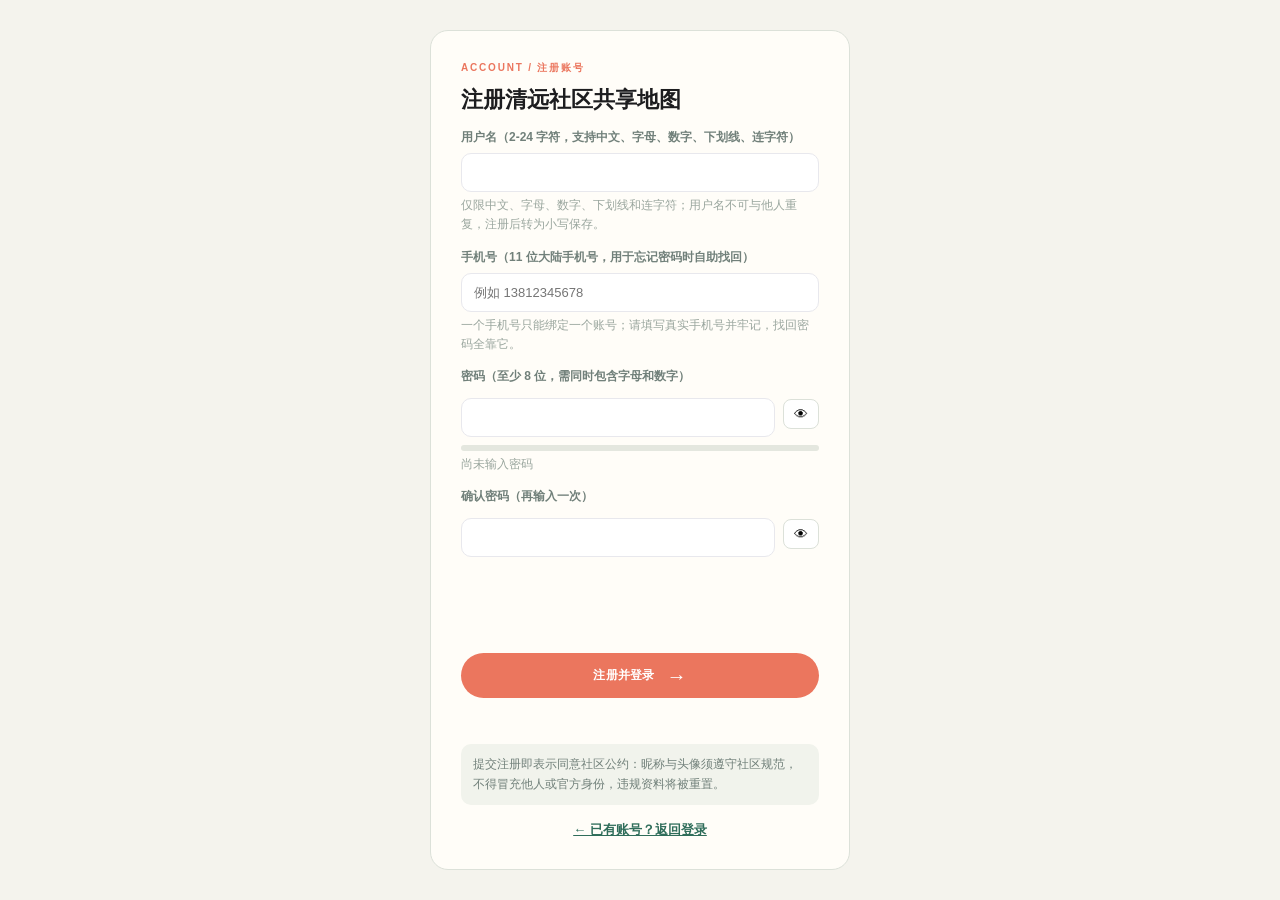
<file: register.html>
<!doctype html>
<html lang="zh-CN">
<head>
  <meta charset="UTF-8">
  <meta name="viewport" content="width=device-width, initial-scale=1.0">
  <title>注册 · 清远社区共享地图</title>
  <link rel="icon" type="image/svg+xml" href="favicon.svg">
  <link rel="stylesheet" href="style.css?v=20261113-57">
  <style>
    body { padding: 30px; display: grid; place-items: center; min-height: 100vh; background: #F4F3ED; }
    .register-card { width: 100%; max-width: 420px; background: #FFFDF8; border: 1px solid #DCE1D9; border-radius: 18px; padding: 30px; }
    .register-card h1 { margin: 0 0 6px; font-family: "Noto Serif SC", serif; font-size: 22px; }
    .register-card .eyebrow { margin: 0 0 10px; }
    .register-intro { margin: 0 0 20px; color: #71807A; font-size: 13px; line-height: 1.7; }
    .register-card label { display: block; font-size: 12px; color: #71807A; margin: 14px 0 6px; }
    .register-card input { width: 100%; }
    .register-card input.invalid { border-color: #B33A3A; background: #FDF6F5; }
    .field-row { display: flex; align-items: center; gap: 8px; }
    .field-row input { flex: 1; min-width: 0; }
    .toggle-password { flex: none; border: 1px solid #DCE1D9; background: #FFF; border-radius: 8px; padding: 7px 10px; cursor: pointer; font-size: 14px; line-height: 1; }
    .field-hint { font-size: 12px; color: #9AA69E; margin: 4px 0 0; line-height: 1.6; }
    .field-hint.error { color: #B33A3A; font-weight: 600; }
    .field-hint.ok { color: #3E7A4E; }
    .strength { height: 6px; border-radius: 999px; background: #E4E7DF; margin: 8px 0 0; overflow: hidden; }
    .strength span { display: block; height: 100%; width: 0; border-radius: 999px; transition: width .25s ease, background-color .25s ease; }
    #registerMessage { color: #B33A3A; font-size: 13px; min-height: 20px; margin: 12px 0; }
    .community-pact { margin: 14px 0 0; padding: 10px 12px; background: #F1F3EC; border-radius: 10px; color: #71807A; font-size: 12px; line-height: 1.7; }
    .back-link { display: block; text-align: center; margin-top: 16px; font-size: 13px; }
  </style>
</head>
<body>
  <main class="register-card">
    <p class="eyebrow">ACCOUNT / 注册账号</p>
    <h1>注册清远社区共享地图</h1>
    <form id="registerForm" novalidate>
      <label for="regUsername">用户名（2-24 字符，支持中文、字母、数字、下划线、连字符）</label>
      <input id="regUsername" name="username" type="text" minlength="2" maxlength="24" required autocomplete="username">
      <p class="field-hint" id="usernameHint">仅限中文、字母、数字、下划线和连字符；用户名不可与他人重复，注册后转为小写保存。</p>
      <label for="regPhone">手机号（11 位大陆手机号，用于忘记密码时自助找回）</label>
      <input id="regPhone" name="phone" type="tel" inputmode="numeric" maxlength="13" required autocomplete="tel" placeholder="例如 13812345678">
      <p class="field-hint" id="phoneHint">一个手机号只能绑定一个账号；请填写真实手机号并牢记，找回密码全靠它。</p>
      <label for="regPassword">密码（至少 8 位，需同时包含字母和数字）</label>
      <div class="field-row">
        <input id="regPassword" name="password" type="password" minlength="8" maxlength="128" required autocomplete="new-password">
        <button type="button" class="toggle-password" data-target="regPassword" aria-label="显示或隐藏密码">👁</button>
      </div>
      <div class="strength" aria-hidden="true"><span id="passwordStrengthBar"></span></div>
      <p class="field-hint" id="passwordStrengthText">尚未输入密码</p>
      <label for="regPasswordConfirm">确认密码（再输入一次）</label>
      <div class="field-row">
        <input id="regPasswordConfirm" name="password_confirm" type="password" minlength="8" maxlength="128" required autocomplete="new-password">
        <button type="button" class="toggle-password" data-target="regPasswordConfirm" aria-label="显示或隐藏密码">👁</button>
      </div>
      <p class="field-hint" id="confirmHint"></p>
      <div id="turnstileBox" style="margin: 16px 0 0; min-height: 66px;"></div>
      <button class="primary-button full-width" type="submit" id="registerSubmit" style="margin-top:14px;">注册并登录 <span>→</span></button>
    </form>
    <p id="registerMessage" role="status"></p>
    <p class="community-pact">提交注册即表示同意社区公约：昵称与头像须遵守社区规范，不得冒充他人或官方身份，违规资料将被重置。</p>
    <a class="text-button back-link" href="index.html">← 已有账号？返回登录</a>
  </main>
  <!-- demo-data.js 仅在本地静态预览时被用到（/api 不可达时接管注册与用户名检查），线上无副作用 -->
  <script src="demo-data.js"></script>
  <script>
    const API_BASE = "/api";
    const AUTH_TOKEN_KEY = "qingyuan-auth-token";
    const USERNAME_PATTERN = /^[\w\u4e00-\u9fff-]{2,24}$/;
    /* 人机验证双模：服务端配置了 TURNSTILE_SECRET 时用 Cloudflare Turnstile（下方自动渲染）；
       未配置时用「点击一下即确认」的轻量验证（humanCheck 随请求上报）。两种方式提交时自动二选一 */
    const TURNSTILE_SITE_KEY = "0x4AAAAAAFlIsuJHRZUtIttJ";
    let turnstileReady = false;
    if (TURNSTILE_SITE_KEY) {
      const turnstileBox = document.querySelector("#turnstileBox");
      const turnstileScript = document.createElement("script");
      turnstileScript.src = "https://challenges.cloudflare.com/turnstile/v0/api.js?render=explicit";
      turnstileScript.async = true;
      turnstileScript.onload = () => {
        window.turnstile.render(turnstileBox, { sitekey: TURNSTILE_SITE_KEY, theme: "light", language: "zh-cn", callback: () => { turnstileReady = true; } });
      };
      document.head.appendChild(turnstileScript);
    }

    // 与 app.js 的演示模式回退一致：本地静态预览（localhost）时 /api 不可达，转由演示数据接管
    async function apiRequest(path, options) {
      const response = await fetch(path, options);
      const contentType = response.headers.get("Content-Type") || "";
      const localhost = /^(localhost|127\.0\.0\.1)$/.test(location.hostname);
      if (response.status === 404 && !contentType.includes("application/json") && localhost && window.QYDemo) {
        return window.QYDemo.handle(path, options);
      }
      return response;
    }

    /* 密码可见性切换 */
    document.querySelectorAll(".toggle-password").forEach((button) => {
      button.addEventListener("click", () => {
        const input = document.getElementById(button.dataset.target);
        if (!input) return;
        const show = input.type === "password";
        input.type = show ? "text" : "password";
        button.textContent = show ? "🙈" : "👁";
      });
    });

    /* 用户名即时校验：第一个字符输入就提醒（单字/格式问题绝不留到提交后），防抖检查重名 */
    const usernameInput = document.querySelector("#regUsername");
    const usernameHint = document.querySelector("#usernameHint");
    const DEFAULT_HINT = "仅限中文、字母、数字、下划线和连字符；用户名不可与他人重复，注册后转为小写保存。";
    let usernameCheckTimer = null;
    let usernameAvailable = null;

    usernameInput.addEventListener("input", () => {
      clearTimeout(usernameCheckTimer);
      usernameAvailable = null;
      const value = usernameInput.value.trim().toLowerCase();
      usernameInput.classList.remove("invalid", "ok");
      if (!value) { usernameHint.textContent = DEFAULT_HINT; usernameHint.className = "field-hint"; return; }
      if (!USERNAME_PATTERN.test(value)) {
        // 明确指出差在哪：只有 1 个字时直接说明"至少 2 个字"
        const detail = [...value].length < 2 ? "用户名至少需要 2 个字，请继续输入" : "用户名格式不符：仅限中文、字母、数字、下划线和连字符";
        usernameHint.textContent = `⚠ ${detail}`;
        usernameHint.className = "field-hint error";
        usernameInput.classList.add("invalid");
        return;
      }
      usernameInput.classList.add("ok");
      usernameHint.textContent = "正在检查用户名是否可用……"; usernameHint.className = "field-hint";
      usernameCheckTimer = setTimeout(async () => {
        try {
          const response = await apiRequest(`${API_BASE}/auth/check-username?username=${encodeURIComponent(value)}`);
          const payload = await response.json().catch(() => ({}));
          if (payload.available) { usernameAvailable = true; usernameHint.textContent = "✓ 该用户名可用"; usernameHint.className = "field-hint ok"; }
          else { usernameAvailable = false; usernameHint.textContent = payload.reason === "已存在" ? "⚠ 该用户名已被注册，换一个试试" : "⚠ 该用户名不可用"; usernameHint.className = "field-hint error"; usernameInput.classList.remove("ok"); usernameInput.classList.add("invalid"); }
        } catch { usernameAvailable = null; usernameHint.textContent = "暂时无法检查可用性，提交时会再次校验。"; usernameHint.className = "field-hint"; }
      }, 600);
    });

    /* 手机号即时校验：格式错误立即提醒，防抖检查是否已被绑定 */
    const phoneInput = document.querySelector("#regPhone");
    const phoneHint = document.querySelector("#phoneHint");
    const PHONE_DEFAULT_HINT = "一个手机号只能绑定一个账号；请填写真实手机号并牢记，找回密码全靠它。";
    function normalizePhone(value) {
      let phone = String(value ?? "").replace(/[\s-]/g, "");
      if (/^\+?86(?=\d{11}$)/.test(phone)) phone = phone.replace(/^\+?86/, "");
      return /^1[3-9]\d{9}$/.test(phone) ? phone : null;
    }
    let phoneCheckTimer = null;
    let phoneAvailable = null;
    phoneInput.addEventListener("input", () => {
      clearTimeout(phoneCheckTimer);
      phoneAvailable = null;
      const phone = normalizePhone(phoneInput.value);
      phoneInput.classList.remove("invalid", "ok");
      if (!phoneInput.value) { phoneHint.textContent = PHONE_DEFAULT_HINT; phoneHint.className = "field-hint"; return; }
      if (!phone) {
        phoneHint.textContent = "⚠ 手机号格式不正确：请输入 11 位大陆手机号（1 开头）";
        phoneHint.className = "field-hint error";
        phoneInput.classList.add("invalid");
        return;
      }
      phoneHint.textContent = "正在检查手机号是否已被绑定……"; phoneHint.className = "field-hint";
      phoneCheckTimer = setTimeout(async () => {
        try {
          const response = await apiRequest(`${API_BASE}/auth/check-phone?phone=${encodeURIComponent(phone)}`);
          const payload = await response.json().catch(() => ({}));
          if (payload.available) { phoneAvailable = true; phoneHint.textContent = "✓ 该手机号可以绑定"; phoneHint.className = "field-hint ok"; phoneInput.classList.add("ok"); }
          else { phoneAvailable = false; phoneHint.textContent = payload.reason === "已绑定" ? "⚠ 该手机号已绑定其他账号，请更换或直接登录" : "⚠ 该手机号不可用"; phoneHint.className = "field-hint error"; phoneInput.classList.add("invalid"); }
        } catch { phoneAvailable = null; phoneHint.textContent = "暂时无法检查绑定情况，提交时会再次校验。"; phoneHint.className = "field-hint"; }
      }, 600);
    });

    /* 密码强度提示条：按长度 + 字符类别给三档 */
    const passwordInput = document.querySelector("#regPassword");
    const strengthBar = document.querySelector("#passwordStrengthBar");
    const strengthText = document.querySelector("#passwordStrengthText");
    function passwordStrength(value) {
      if (!value) return 0;
      let score = 0;
      if (value.length >= 8) score += 1;
      if (value.length >= 12) score += 1;
      if (/[A-Za-z]/.test(value) && /\d/.test(value)) score += 1;
      if (/[^A-Za-z0-9]/.test(value)) score += 1;
      return Math.min(3, Math.max(1, score - 1));
    }
    passwordInput.addEventListener("input", () => {
      const level = passwordStrength(passwordInput.value);
      const labels = ["太短了", "强度：一般", "强度：良好", "强度：很强"];
      const colors = ["#C96A5A", "#D9A441", "#7BA05B", "#3E7A4E"];
      const widths = ["8%", "45%", "72%", "100%"];
      strengthBar.style.width = passwordInput.value ? widths[level] : "0";
      strengthBar.style.backgroundColor = passwordInput.value ? colors[level] : "transparent";
      strengthText.textContent = passwordInput.value ? labels[level] : "尚未输入密码";
    });

    /* 确认密码一致性即时提示 */
    const confirmInput = document.querySelector("#regPasswordConfirm");
    const confirmHint = document.querySelector("#confirmHint");
    confirmInput.addEventListener("input", () => {
      if (!confirmInput.value) { confirmHint.textContent = ""; return; }
      confirmHint.textContent = confirmInput.value === passwordInput.value ? "✓ 两次输入一致" : "两次输入的密码不一致";
      confirmHint.className = confirmInput.value === passwordInput.value ? "field-hint ok" : "field-hint error";
    });

    document.querySelector("#registerForm").addEventListener("submit", async (event) => {
      event.preventDefault();
      const message = document.querySelector("#registerMessage");
      const username = usernameInput.value.trim().toLowerCase();
      const password = passwordInput.value;
      if (!USERNAME_PATTERN.test(username)) {
        message.textContent = [...username].length < 2
          ? "用户名至少需要 2 个字（最多 24 字）"
          : "用户名格式不符：仅限中文、字母、数字、下划线、连字符，长度 2-24";
        usernameInput.classList.add("invalid");
        usernameInput.focus();
        return;
      }
      if (!password || password.length < 8 || !/[A-Za-z]/.test(password) || !/\d/.test(password)) {
        message.textContent = "密码至少 8 位，需同时包含字母和数字";
        return;
      }
      if (password !== confirmInput.value) { message.textContent = "两次输入的密码不一致"; return; }
      const phone = normalizePhone(phoneInput.value);
      if (!phone) { message.textContent = "请填写 11 位大陆手机号（用于忘记密码时找回账号）"; phoneInput.classList.add("invalid"); phoneInput.focus(); return; }
      // 人机验证：配置了 Turnstile 时要求完成组件验证
      const cfToken = TURNSTILE_SITE_KEY && window.turnstile ? (turnstile.getResponse() || "") : "";
      if (TURNSTILE_SITE_KEY && !cfToken) { message.textContent = "请先完成人机验证"; return; }
      const submitButton = document.querySelector("#registerSubmit");
      submitButton.disabled = true;
      message.textContent = "注册中……";
      try {
        const response = await apiRequest(`${API_BASE}/auth/register`, {
          method: "POST",
          headers: { "Content-Type": "application/json" },
          body: JSON.stringify({ username, password, phone, cfToken })
        });
        const payload = await response.json().catch(() => ({}));
        if (!response.ok) throw new Error(payload.error || "注册失败");
        if (window.turnstile) turnstile.reset();
        // 注册成功：写入与主页面一致的登录态，跳回主页
        localStorage.setItem(AUTH_TOKEN_KEY, payload.token);
        location.href = "index.html";
      } catch (error) {
        message.textContent = error.message;
        submitButton.disabled = false;
      }
    });
  </script>
  <script src="roadshow-annotations.js"></script>
</body>
</html>
</file>
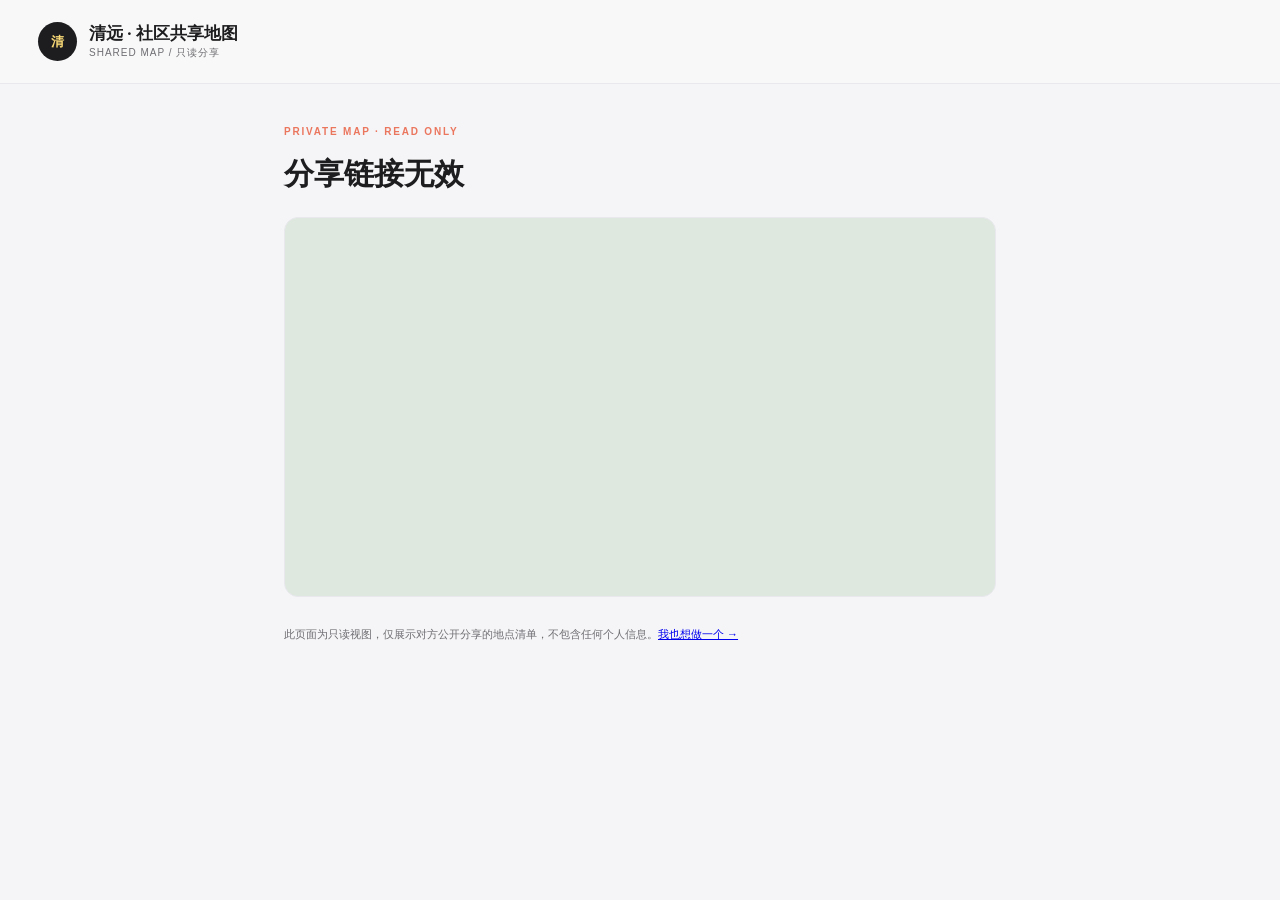
<file: shared.html>
<!doctype html>
<html lang="zh-CN">
<head>
  <meta charset="UTF-8">
  <meta name="viewport" content="width=device-width, initial-scale=1.0">
  <meta name="description" content="清远社区地图 · 只读分享的私人地点清单">
  <title>分享的私人地图 · 清远社区地图</title>
  <link rel="icon" type="image/svg+xml" href="favicon.svg">
  <link rel="stylesheet" href="style.css?v=20261113-57">
  <style>
    /* 只读分享页独立布局，不使用首页的 app-shell 网格 */
    body { min-height: 100vh; }
    .shared-page { max-width: 760px; margin: 0 auto; padding: 42px 24px 60px; }
    .shared-page h1 { margin: 6px 0 8px; font-family: "Noto Serif SC", serif; font-size: 30px; }
    .shared-desc { margin: 0 0 22px; color: var(--muted); font-size: 13px; }
    #sharedMapContainer { height: 380px; border-radius: 14px; overflow: hidden; border: 1px solid var(--line); margin-bottom: 22px; background: #dfe8df; }
    .shared-spot { display: flex; align-items: center; justify-content: space-between; gap: 12px; padding: 12px 14px; border: 1px solid var(--line); background: var(--panel); margin-bottom: 8px; }
    .shared-spot-info { display: grid; gap: 3px; min-width: 0; }
    .shared-spot-info strong { font-size: 14px; overflow-wrap: anywhere; }
    .shared-spot-info span { color: var(--muted); font-size: 12px; overflow-wrap: anywhere; }
    .shared-meta { color: var(--muted); font-size: 11px; margin-top: 30px; }
  </style>
</head>
<body>
  <header class="topbar">
    <a class="brand" href="/index.html">
      <span class="brand-mark">清</span>
      <span><strong>清远 · 社区共享地图</strong><small>SHARED MAP / 只读分享</small></span>
    </a>
  </header>
  <main class="shared-page">
    <p class="eyebrow">PRIVATE MAP · READ ONLY</p>
    <h1 id="mapName">加载中……</h1>
    <p class="shared-desc" id="mapDesc"></p>
    <div id="sharedMapContainer"></div>
    <div id="spotList"></div>
    <p class="shared-meta">此页面为只读视图，仅展示对方公开分享的地点清单，不包含任何个人信息。<a href="/index.html">我也想做一个 →</a></p>
  </main>

  <script>window._AMapSecurityConfig = { securityJsCode: "23bdb3356d33258cc84de4c5ec773e5a" };</script>
  <script src="https://webapi.amap.com/maps?v=2.0&key=4c6efd7f9af07c52ec413992cfde2971&plugin=AMap.Geolocation,AMap.PlaceSearch,AMap.Geocoder"></script>
  <script src="demo-data.js?v=20261107-2"></script>
  <script>
    (function () {
      const token = new URLSearchParams(location.search).get("t") || "";
      const nameEl = document.querySelector("#mapName");
      const descEl = document.querySelector("#mapDesc");
      const listEl = document.querySelector("#spotList");
      if (!/^[a-f0-9]{16,64}$/.test(token)) { nameEl.textContent = "分享链接无效"; return; }
      function escapeHTML(value) { return String(value ?? "").replace(/[&<>"']/g, (ch) => ({ "&": "&amp;", "<": "&lt;", ">": "&gt;", '"': "&quot;", "'": "&#39;" }[ch])); }
      function navigationURL(spot) { return "https://uri.amap.com/navigation?to=" + spot.lng + "," + spot.lat + "," + encodeURIComponent(spot.name) + "&mode=car&src=qymap-share"; }
      // 先请求真实后端；本地静态预览（返回 404 网页、JSON 解析失败）时退回演示数据
      async function loadPayload() {
        let response, payload;
        try {
          response = await fetch("/api/shared/" + token);
          payload = await response.json();
        } catch {
          if (!window.QYDemo) throw new Error("分享服务不可用，请稍后再试");
          response = await window.QYDemo.handle("/api/shared/" + token, { method: "GET" });
          payload = await response.json();
        }
        if (!response.ok) throw new Error((payload && payload.error) || "加载失败");
        return payload;
      }
      loadPayload()
        .then((payload) => {
          nameEl.textContent = payload.map.name || "未命名地图";
          descEl.textContent = payload.map.description || "";
          const spots = payload.spots || [];
          if (!spots.length) { listEl.innerHTML = '<p class="field-note">这张地图还没有点位。</p>'; return; }
          listEl.innerHTML = spots.map((spot, index) => '<div class="shared-spot"><div class="shared-spot-info"><strong>' + (index + 1) + '. ' + escapeHTML(spot.name) + '</strong><span>' + escapeHTML(spot.address || "") + '</span></div><a class="text-button navigate-link" href="' + navigationURL(spot) + '" target="_blank" rel="noopener">导航 →</a></div>').join("");
          // 有坐标时渲染只读地图；无坐标（老数据）只显示清单
          const located = spots.filter((spot) => Number.isFinite(spot.lat) && Number.isFinite(spot.lng));
          if (!located.length || typeof AMap === "undefined") return;
          const map = new AMap.Map("sharedMapContainer", { zoom: 12, center: [located[0].lng, located[0].lat], viewMode: "2D", mapStyle: "amap://styles/normal", useNativeMap: true });
          located.forEach((spot, index) => {
            map.add(new AMap.Marker({
              position: [spot.lng, spot.lat],
              content: '<div class="route-badge">' + (index + 1) + '</div>',
              offset: new AMap.Pixel(-13, -40),
              title: spot.name
            }));
          });
          map.setFitView(null, false, [40, 40, 40, 40]);
        })
        .catch((error) => { nameEl.textContent = "加载失败"; descEl.textContent = error.message || "请稍后再试"; });
    })();
  </script>
</body>
</html>
</file>
<file: style.css>
:root {
  /* 苹果风设计令牌：SF 字体栈 / 系统字阶 / 大圆角 / 柔和多层阴影 / 克制配色 */
  --ink: #1d1d1f;
  --muted: #6e6e73;
  --paper: #f5f5f7;
  --panel: #ffffff;
  --line: #e8e8ed;
  --green: #2f6d5a;
  --coral: #eb765e;
  --yellow: #f2c75b;
  --blue: #5995a8;
  --radius-s: 10px;
  --radius-m: 14px;
  --radius-l: 22px;
  --shadow: 0 8px 30px rgba(0, 0, 0, .08), 0 2px 8px rgba(0, 0, 0, .04);
  --shadow-lift: 0 18px 50px rgba(0, 0, 0, .12), 0 4px 12px rgba(0, 0, 0, .06);
  --font-stack: -apple-system, BlinkMacSystemFont, "SF Pro Text", "PingFang SC", "Noto Sans SC", "Segoe UI", "Microsoft YaHei", sans-serif;
}
* { box-sizing: border-box; }
[hidden] { display: none !important; }
body { margin: 0; background: var(--paper); color: var(--ink); font-family: var(--font-stack); -webkit-font-smoothing: antialiased; }
/* Iconify 图标与文字基线对齐 */
iconify-icon { vertical-align: -0.15em; }
button, input, textarea, select { font: inherit; }
button { cursor: pointer; }
.app-shell { display: grid; grid-template-columns: minmax(280px, 31%) 1fr; grid-template-rows: auto 1fr auto; min-height: 100vh; }
.topbar { grid-column: 1 / -1; display: flex; align-items: center; justify-content: space-between; padding: 22px 38px; border-bottom: 1px solid var(--line); background: rgba(255,253,248,.86); }
.brand { color: var(--ink); display: flex; gap: 12px; align-items: center; text-decoration: none; }
.brand-mark { display: grid; place-items: center; width: 39px; height: 39px; border-radius: 50%; background: var(--ink); color: #f8d976; font-weight: 700; font-size: 13px; }
.brand strong, .brand small { display: block; line-height: 1.05; }.brand strong { font-family: "Noto Serif SC", serif; font-size: 17px; }.brand small { margin-top: 5px; color: var(--muted); font-size: 10px; letter-spacing: .1em; }
.topbar-meta { color: var(--muted); font-size: 12px; letter-spacing: .03em; }.status-dot, .live-dot { display: inline-block; width: 7px; height: 7px; margin-right: 7px; background: #55a374; border-radius: 50%; box-shadow: 0 0 0 4px rgba(85,163,116,.13); }
.share-button, .text-button { border: 0; background: none; color: var(--green); font-size: 12px; font-weight: 700; }.share-button span { display: inline-grid; place-items: center; width: 25px; height: 25px; margin-right: 7px; border: 1px solid var(--green); border-radius: 50%; font-size: 16px; }
.intro-panel { padding: clamp(40px, 7vw, 96px) clamp(27px, 6vw, 86px); background: var(--green); color: #f7f5e9; position: relative; overflow: hidden; }.intro-panel::after { content: ""; position: absolute; right: -90px; bottom: -90px; width: 260px; height: 260px; border: 1px solid rgba(255,255,255,.17); border-radius: 50%; box-shadow: 0 0 0 32px rgba(255,255,255,.05), 0 0 0 64px rgba(255,255,255,.04); }
.eyebrow { margin: 0 0 17px; color: var(--coral); font-size: 10px; font-weight: 700; letter-spacing: .18em; }.intro-panel .eyebrow { color: #f4d374; }.intro-panel h1 { position: relative; z-index: 1; margin: 0; font-family: "Noto Serif SC", serif; font-size: clamp(34px, 4vw, 54px); line-height: 1.28; letter-spacing: 0; }.intro-panel h1 em { color: #f4d374; font-style: normal; }.intro-copy { max-width: 270px; margin: 24px 0 34px; color: rgba(247,245,233,.73); font-size: 13px; line-height: 1.9; }
.primary-button { position: relative; z-index: 1; display: inline-flex; align-items: center; justify-content: center; gap: 12px; border: 0; padding: 14px 18px; background: var(--coral); color: white; font-size: 12px; font-weight: 700; transition: transform .2s, background .2s; }.primary-button:hover { background: #d95f49; transform: translateY(-2px); }.primary-button > span { font-size: 20px; font-weight: 400; line-height: 12px; }.stats-row { position: relative; z-index: 1; display: flex; gap: 30px; margin-top: 55px; }.stats-row div { display: flex; flex-direction: column; gap: 5px; }.stats-row strong { font-size: 24px; }.stats-row span { color: rgba(247,245,233,.58); font-size: 10px; }
.map-panel { position: relative; min-height: 530px; overflow: hidden; border-bottom: 1px solid var(--line); }.map-panel #map { position: absolute; inset: 0; min-height: 530px; background: #dfe8df; }.amap-logo, .amap-copyright { z-index: 1 !important; }.map-toolbar { position: absolute; z-index: 500; top: 23px; left: 23px; right: 23px; display: flex; justify-content: space-between; align-items: center; pointer-events: none; }.locate-button { pointer-events: auto; width: 39px; height: 39px; border: 0; background: var(--panel); color: var(--green); box-shadow: var(--shadow); font-size: 24px; }.map-note { padding: 10px 14px; background: rgba(255,253,248,.9); color: var(--muted); box-shadow: var(--shadow); font-size: 10px; letter-spacing: .06em; }.map-note .live-dot { width: 6px; height: 6px; margin-right: 5px; }
.map-legend { position: absolute; z-index: 500; left: 23px; right: 23px; bottom: 23px; display: flex; flex-wrap: wrap; align-items: center; gap: 12px; padding: 13px 16px; background: rgba(255,253,248,.94); box-shadow: var(--shadow); }.legend-title { color: var(--ink); font-size: 11px; font-weight: 700; margin-right: 4px; }.filter-list { display: flex; flex-wrap: wrap; gap: 7px; }.filter-chip { display: inline-flex; align-items: center; gap: 5px; border: 0; padding: 5px 7px; background: transparent; color: var(--muted); font-size: 11px; }.filter-chip.active { color: var(--ink); font-weight: 700; }.chip-dot { width: 8px; height: 8px; border-radius: 50%; background: var(--chip-color); }.marker-pin.is-highlight { box-shadow: 0 0 0 4px rgba(235,118,94,.5), 0 6px 14px rgba(28,54,48,.35); }.marker-pin { display: grid; place-items: center; width: 29px; height: 29px; border: 3px solid white; border-radius: 50% 50% 50% 0; background: var(--marker-color); box-shadow: 0 3px 8px rgba(28,54,48,.25); transform: rotate(-45deg); }.marker-pin span { color: white; font-size: 12px; transform: rotate(45deg); }.location-marker { display: grid; place-items: center; width: 20px; height: 20px; border: 3px solid white; border-radius: 50%; background: #3274d5; box-shadow: 0 0 0 6px rgba(50,116,213,.2), 0 2px 8px rgba(28,54,48,.3); }.location-marker span { width: 6px; height: 6px; border-radius: 50%; background: white; }
.recent-panel { grid-column: 1 / -1; padding: 30px 38px 36px; background: var(--panel); }.section-heading { display: flex; align-items: end; justify-content: space-between; max-width: 1100px; margin: 0 auto 19px; }.section-heading h2 { margin: 0; font-family: "Noto Serif SC", serif; font-size: 25px; }.section-heading .eyebrow { margin-bottom: 8px; }.text-button span { margin-left: 7px; font-size: 17px; }.spot-list { display: grid; grid-template-columns: repeat(4, 1fr); gap: 12px; max-width: 1100px; margin: auto; }.spot-card { border: 1px solid var(--line); padding: 15px; background: var(--panel); transition: border-color .2s, transform .2s; }.spot-card:hover { border-color: var(--coral); transform: translateY(-3px); }.spot-card-top { display: flex; justify-content: space-between; align-items: start; }.spot-card h3 { margin: 0 0 10px; font-family: "Noto Serif SC", serif; font-size: 16px; }.spot-card p { min-height: 37px; margin: 0; color: var(--muted); font-size: 11px; line-height: 1.7; }.category-tag { color: var(--chip-color); font-size: 10px; font-weight: 700; }.spot-card small { display: block; margin-top: 13px; color: #a2aba4; font-size: 10px; }
.spot-image { display: block; width: calc(100% + 30px); height: 115px; margin: -15px -15px 14px; object-fit: cover; }.popup-content { min-width: 170px; padding: 3px; }.popup-content img { display: block; width: 100%; max-height: 110px; margin-bottom: 8px; object-fit: cover; }.popup-content strong, .popup-content small { display: block; }.popup-content small { margin-top: 5px; font-size: 11px; }.popup-content p { margin: 7px 0 0; color: var(--muted); font-size: 11px; line-height: 1.5; }
.navigate-link, .spot-address { display: block; overflow: hidden; margin: 8px 0; color: var(--green); font-size: 11px; line-height: 1.5; text-overflow: ellipsis; white-space: nowrap; text-decoration: none; }.navigate-link:hover { color: var(--coral); text-decoration: underline; }
.modal-backdrop { position: fixed; z-index: 1000; inset: 0; display: grid; place-items: center; padding: 20px; background: rgba(25,43,42,.52); }#forceChangeBackdrop { z-index: 1200; }
/* 位置纠偏：底部操作条与可拖拽标记 */
.correction-bar { position: fixed; left: 50%; bottom: 24px; transform: translateX(-50%); z-index: 1150; display: flex; align-items: center; gap: 12px; background: #192B2A; color: #fff; padding: 12px 18px; border-radius: 999px; box-shadow: 0 8px 24px rgba(0,0,0,.3); }
.correction-bar[hidden] { display: none !important; }
.correction-hint { font-size: 13px; }
.correction-bar .primary-button { padding: 8px 16px; }
.correction-marker { width: 26px; height: 26px; border-radius: 50% 50% 50% 0; transform: rotate(-45deg); background: #2F80ED; border: 3px solid #fff; box-shadow: 0 4px 10px rgba(0,0,0,.35); cursor: grab; }
.correction-link { margin-left: 10px; border: 0; background: none; color: #2F6D5A; font-size: 12px; font-weight: 700; cursor: pointer; padding: 0; }
/* 推荐路线：序号标记 */
.route-badge { width: 26px; height: 26px; border-radius: 50%; background: #2F80ED; color: #fff; font-size: 13px; font-weight: 700; display: grid; place-items: center; border: 2px solid #fff; box-shadow: 0 3px 8px rgba(0,0,0,.3); }
/* AI 向导区内嵌小地图：width:100% + flex-basis:100% 是修复关键——.recommend-panel 是 flex
   容器，子项不声明宽度会被内容收缩成 2px 细线（看似"地图不显示"的真正根因）；
   旧版 height 过渡显隐会让地图在动画中途的尺寸下初始化而画不出来，改用 display 显隐，
   地图懒创建（隐藏期间无实例），创建瞬间布局即最终尺寸 */
.guide-map { display: none; width: 100%; flex-basis: 100%; height: 300px; overflow: hidden; border-radius: 14px; margin-top: 14px; border: 1px solid rgba(25,43,42,.2); }
.guide-map.visible { display: block; }.modal-backdrop[hidden] { display: none; }.modal { position: relative; width: min(100%, 470px); max-height: 90vh; overflow-y: auto; padding: 34px; background: var(--panel); box-shadow: 0 25px 80px rgba(16,42,36,.3); animation: rise .25s ease-out; }.close-button { position: absolute; top: 16px; right: 18px; border: 0; background: none; color: var(--muted); font-size: 24px; }.modal h2 { margin: 0; font-family: "Noto Serif SC", serif; font-size: 27px; }.modal-intro { margin: 11px 0 23px; color: var(--muted); font-size: 12px; line-height: 1.7; }label { display: block; margin: 14px 0; color: var(--ink); font-size: 11px; font-weight: 700; }input, textarea, select { display: block; width: 100%; margin-top: 7px; border: 1px solid var(--line); border-radius: 0; padding: 11px 12px; outline: 0; background: #fff; color: var(--ink); font-size: 13px; }input:focus, textarea:focus, select:focus { border-color: var(--green); }.form-grid { display: grid; grid-template-columns: 1fr 1fr; gap: 15px; }.full-width { width: 100%; margin-top: 12px; }.form-message { min-height: 16px; margin: 15px 0 0; color: var(--green); font-size: 12px; text-align: center; }
.toast { position: fixed; z-index: 1100; right: 22px; bottom: 22px; transform: translateY(20px); opacity: 0; padding: 12px 16px; background: var(--ink); color: white; font-size: 12px; pointer-events: none; transition: .25s; }.toast.visible { transform: translateY(0); opacity: 1; }.sr-only { position: absolute; width: 1px; height: 1px; overflow: hidden; clip: rect(0,0,0,0); }.empty-state { grid-column: 1/-1; padding: 25px; color: var(--muted); border: 1px dashed var(--line); text-align: center; font-size: 12px; }
@keyframes rise { from { opacity: 0; transform: translateY(12px); } to { opacity: 1; transform: translateY(0); } }
/* 移动端重排（手机优先动线）：打开即地图 → 详情/编辑面板（打开时贴地图上方）→ 热门地点 → AI 向导 → 品牌区沉底 */
@media (max-width: 820px) {
  .app-shell { display: flex; flex-direction: column; min-height: 100svh; }
  .topbar { order: 0; padding: 16px 20px; }
  .topbar-meta { display: none; }
  .detail-panel, .route-editor-panel { order: 1; }
  .map-panel { order: 2; }
  .recent-panel { order: 3; }
  .recommend-panel { order: 4; }
  .intro-panel { order: 5; }
  .private-panel { order: 6; }
  /* hero 压缩为轻量品牌区（沉底后不再抢占首屏） */
  .intro-panel { padding: 26px 20px 24px; }
  .intro-panel h1 { font-size: 27px; }
  .intro-panel .intro-copy { margin: 8px 0 0; }
  .intro-panel .primary-button { margin-top: 14px; }
  .stats-row { margin-top: 18px; gap: 10px; }
  .map-panel, .map-panel #map { min-height: 62svh; }
  .recent-panel { padding: 28px 20px; }
  .spot-list { grid-template-columns: repeat(2, 1fr); }
  .map-legend { bottom: 15px; left: 15px; right: 15px; }
  .map-toolbar { top: 15px; left: 15px; right: 15px; }
}
@media (max-width: 460px) { .brand small { display: none; }.share-button { font-size: 0; }.share-button span { margin: 0; }.spot-list { grid-template-columns: 1fr; }.section-heading { align-items: center; }.list-actions { width: 100%; flex-wrap: wrap; justify-content: flex-start; gap: 10px 14px; }.list-actions .text-button { display: inline-flex; }.search-box { width: 100%; }.modal { padding: 28px 21px; }.detail-panel { padding: 42px 25px 36px; }.form-grid { gap: 8px; } }
.card-footer { display: flex; align-items: center; justify-content: space-between; gap: 8px; }.card-actions { display: inline-flex; align-items: center; gap: 8px; }.card-actions button { white-space: nowrap; }.like-button, .delete-button, .edit-button { border: 0; background: none; font-size: 11px; }.like-button { color: var(--coral); }.delete-button { color: var(--muted); }.delete-button:hover { color: var(--coral); }.edit-button { color: var(--green); }.edit-button:hover { color: var(--coral); }.list-actions { display: flex; align-items: center; gap: 18px; }.search-box { display: flex; align-items: center; gap: 6px; width: 170px; margin: 0; border-bottom: 1px solid var(--line); color: var(--muted); }.search-box input { margin: 0; border: 0; padding: 7px 0; background: transparent; }.search-box input:focus { border: 0; }.pagination { display: flex; align-items: center; justify-content: center; gap: 13px; margin-top: 22px; color: var(--muted); font-size: 11px; }.page-button { width: 30px; height: 30px; border: 1px solid var(--line); background: var(--panel); color: var(--green); }.page-button:disabled { cursor: default; opacity: .35; }.field-note { margin-top: 5px; color: var(--muted); font-size: 10px; font-weight: 400; }.map-pick-note { margin: -4px 0 10px; color: var(--muted); font-size: 10px; }
.recommend-panel { grid-column: 1 / -1; display: flex; flex-wrap: wrap; align-items: center; justify-content: space-between; gap: 35px; padding: 38px clamp(25px, 6vw, 86px); background: #f2d477; }.recommend-panel h2 { margin: 0; font-family: "Noto Serif SC", serif; font-size: 25px; }.recommend-panel p:not(.eyebrow) { margin: 9px 0 0; color: rgba(25,43,42,.65); font-size: 12px; }.recommend-panel form { display: flex; flex: 1; max-width: 500px; gap: 8px; }
/* AI 推荐结果：白色卡片承载，不再直接铺在黄色底上 */
.recommend-panel .recommend-result { padding: 14px 16px; background: rgba(255,253,248,.94); border-radius: 12px; line-height: 1.9; font-size: 12px; color: var(--ink); box-shadow: 0 2px 10px rgba(16,42,36,.06); }.recommend-panel form input { flex: 1; min-width: 0; margin: 0; border-color: transparent; }.recommend-panel form .primary-button { flex: 0 0 auto; white-space: nowrap; }.recommend-result { flex-basis: 100%; margin: 0 !important; }.recommend-result:empty { display: none; }.map-pick-note { display: block; border: 0; padding: 0; background: transparent; color: var(--green); font-size: 11px; text-align: left; }
.topbar-actions { display: flex; align-items: center; gap: 17px; }.auth-button { border: 0; padding: 8px 12px; background: var(--ink); color: white; font-size: 11px; }.private-panel { grid-column: 1 / -1; display: block; padding: 35px clamp(25px, 6vw, 86px); background: #dce9dd; }.private-panel h2 { margin: 0; font-family: "Noto Serif SC", serif; font-size: 24px; }.private-panel form { display: flex; gap: 8px; align-items: center; max-width: 720px; }.private-panel form input { flex: 1; min-width: 0; margin: 0; }.private-panel form .primary-button { flex: 0 0 auto; white-space: nowrap; margin: 0; }.private-panel form .map-form-label { margin: 0; flex: 0 0 auto; white-space: nowrap; }.private-map-list { display: flex; flex-wrap: wrap; gap: 8px; margin-top: 12px; font-size: 12px; color: var(--muted); }.auth-switch { display: block; margin: 18px auto 0; border: 0; background: none; color: var(--green); font-size: 11px; }
.address-search-button { margin-top: 7px; border: 1px solid var(--green); padding: 8px 12px; background: transparent; color: var(--green); font-size: 11px; font-weight: 700; }.address-search-button:hover { background: var(--green); color: white; }
.wall-list { display: flex; flex-wrap: wrap; gap: 8px; margin: 8px 0 12px; }.wall-item { position: relative; width: 86px; margin: 0; }.wall-item img { display: block; width: 86px; height: 64px; object-fit: cover; border: 1px solid var(--line); }.wall-item figcaption { overflow: hidden; margin-top: 3px; color: var(--muted); font-size: 10px; text-overflow: ellipsis; white-space: nowrap; }.wall-delete { position: absolute; top: 2px; right: 2px; width: 18px; height: 18px; padding: 0; border: 0; background: rgba(25,43,42,.72); color: white; font-size: 12px; line-height: 18px; border-radius: 50%; }
.popup-wall { display: flex; gap: 6px; margin-top: 8px; overflow-x: auto; max-width: 250px; }.popup-wall-item { flex: 0 0 auto; width: 72px; margin: 0; }.popup-wall-item img { display: block; width: 72px; height: 54px; object-fit: cover; border: 1px solid var(--line); }.popup-wall-item figcaption { overflow: hidden; margin-top: 2px; color: var(--muted); font-size: 9px; text-overflow: ellipsis; white-space: nowrap; }
.all-page { max-width: 1100px; margin: 0 auto; padding: 40px 24px 60px; }.all-page .section-heading { max-width: none; }.all-meta { margin: 0 0 16px; color: var(--muted); font-size: 12px; }.all-card-link { display: block; color: inherit; text-decoration: none; }.all-card-link:hover h3 { color: var(--coral); }
@media (max-width: 820px) { .recommend-panel { display: block; }.recommend-panel form { max-width: none; margin-top: 22px; } }
.private-map-item { display: inline-block; margin-right: 8px; padding: 7px 10px; background: rgba(47,109,90,.1); color: var(--green); }

/* Device layout overrides */
.topbar-actions, .list-actions, .recommend-panel form, .private-panel form { min-width: 0; }
.spot-card { min-width: 0; overflow: hidden; }
.spot-card h3, .spot-address, .navigate-link { overflow-wrap: anywhere; }
.map-panel { min-height: clamp(430px, 58vh, 680px); }
.map-panel #map { min-height: inherit; }

@media (max-width: 1100px) {
  .app-shell { grid-template-columns: minmax(250px, 34%) 1fr; }
  .topbar { padding-inline: 26px; }
  .intro-panel { padding-inline: 45px; }
  .spot-list { grid-template-columns: repeat(2, minmax(0, 1fr)); }
  .recent-panel { padding-inline: 26px; }
}

@media (max-width: 820px) {
  .app-shell { display: block; min-height: 100svh; }
  .topbar { min-height: 66px; padding: 14px 20px; }
  .topbar-actions { gap: 10px; }
  .topbar-meta { display: none; }
  .intro-panel { padding: 42px 25px 36px; }
  .intro-panel h1 { font-size: clamp(34px, 8vw, 44px); }
  .stats-row { margin-top: 34px; }
  .map-panel { min-height: min(70svh, 560px); }
  .map-panel #map { min-height: min(70svh, 560px); }
  .map-legend { left: 15px; right: 15px; bottom: 15px; max-height: 120px; overflow-y: auto; }
  .map-toolbar { top: 15px; left: 15px; right: 15px; }
  .recent-panel { padding: 28px 20px 32px; }
  .section-heading { align-items: flex-start; gap: 18px; }
  .list-actions { flex: 1; flex-direction: column; align-items: stretch; gap: 8px; }
  .search-box { width: 100%; }
  .spot-list { grid-template-columns: repeat(2, minmax(0, 1fr)); }
  .recommend-panel, .private-panel { display: block; padding: 32px 25px; }
  .recommend-panel form, .private-panel form { max-width: none; margin-top: 20px; }
  .private-map-list { margin-top: 18px; }
}

@media (max-width: 520px) {
  .topbar { padding-inline: 15px; }
  .brand { gap: 8px; }
  .brand-mark { width: 34px; height: 34px; }
  .brand strong { font-size: 15px; }
  .share-button { padding: 0; }
  .share-button span { margin-right: 4px; }
  .intro-panel { padding: 34px 20px 30px; }
  .intro-panel h1 { font-size: 35px; }
  .intro-copy { margin: 18px 0 25px; font-size: 12px; }
  .primary-button { width: 100%; min-height: 46px; padding-inline: 14px; }
  .stats-row { gap: 24px; margin-top: 28px; }
  .stats-row strong { font-size: 21px; }
  .map-panel, .map-panel #map { min-height: 68svh; }
  .map-note { padding: 8px 10px; font-size: 9px; }
  .map-legend { left: 10px; right: 10px; bottom: 10px; padding: 10px; gap: 7px; }
  .legend-title { width: 100%; }
  .filter-list { gap: 3px; }
  .filter-chip { padding: 5px 6px; font-size: 10px; }
  .recent-panel { padding: 24px 15px 28px; }
  .section-heading { display: block; margin-bottom: 15px; }
  .section-heading h2 { font-size: 22px; }
  .list-actions { margin-top: 14px; }
  .spot-list { grid-template-columns: 1fr; }
  .spot-card { padding: 14px; }
  .spot-image { width: calc(100% + 28px); margin: -14px -14px 13px; }
  .recommend-panel, .private-panel { padding: 28px 20px; }
  .recommend-panel h2, .private-panel h2 { font-size: 22px; }
  .recommend-panel form, .private-panel form { display: block; }
  .recommend-panel form .primary-button, .private-panel form .primary-button { margin-top: 8px; }
  .modal-backdrop { padding: 10px; align-items: end; }
  .modal { width: 100%; max-height: calc(100svh - 20px); padding: 25px 18px; }
  .modal h2 { font-size: 24px; }
  .form-grid { grid-template-columns: 1fr; gap: 0; }
}

/* 卡片重设计（参考 Google Maps / 大众点评）：封面锚点 + 评分元信息行 + 聚合互动行 */
.spot-cover { display: block; width: calc(100% + 30px); margin: -15px -15px 12px; height: 118px; object-fit: cover; }
.cover-banner { display: grid; place-items: center; width: calc(100% + 30px); margin: -15px -15px 12px; height: 96px; font-size: 38px; font-weight: 700; color: rgba(255,255,255,.92); text-shadow: 0 2px 8px rgba(0,0,0,.22); }
.card-meta { margin: -2px 0 9px; color: var(--muted); font-size: 11px; font-weight: 700; }
.card-meta .stars { margin-right: 3px; }
.card-footer { justify-content: flex-start; gap: 14px; }
.card-footer .like-button { font-size: 12px; }
.card-footer small { color: var(--muted); }
.footer-stat { color: var(--muted); font-size: 12px; }
.card-actions { margin-left: auto; }
.more-menu-wrap { position: relative; display: inline-flex; }
.more-button { border: 0; background: none; padding: 0 6px; color: var(--muted); font-size: 17px; line-height: 1; letter-spacing: 1px; }
.more-button:hover { color: var(--ink); }
.more-menu { position: absolute; right: 0; bottom: 30px; z-index: 60; display: none; min-width: 150px; flex-direction: column; background: #fff; border: 1px solid var(--line); box-shadow: 0 10px 30px rgba(16,42,36,.18); animation: rise .18s ease-out; }
.more-menu-wrap.open .more-menu { display: flex; }
.more-menu button { border: 0; background: none; padding: 10px 14px; text-align: left; font-size: 12px; color: var(--ink); white-space: nowrap; }
.more-menu button:hover { background: #f5f3ea; color: var(--green); }
.more-menu .delete-button, .more-menu .report-button { color: var(--coral); }
.more-menu .delete-button:hover, .more-menu .report-button:hover { color: var(--coral); background: #fdf2ef; }
.pending-tag { display: inline-block; margin-left: 6px; padding: 1px 6px; background: rgba(217,154,71,.18); color: #a9741f; font-size: 9px; font-weight: 700; vertical-align: middle; }

/* 管理后台「全部点位」表格：列对齐、状态胶囊、分类下拉选择即保存 */
.admin-table-wrap { overflow-x: auto; max-width: 1100px; margin: 0 auto; background: var(--panel); border: 1px solid var(--line); }
.admin-table { width: 100%; border-collapse: collapse; }
.admin-table th, .admin-table td { padding: 12px 14px; text-align: left; border-bottom: 1px solid var(--line); font-size: 12px; }
.admin-table th { color: var(--muted); font-size: 10px; font-weight: 700; letter-spacing: .08em; }
.admin-table tbody tr:hover { background: #faf8f0; }
.admin-table td strong { display: block; font-size: 14px; }
.admin-table td small { display: block; margin-top: 3px; max-width: 300px; overflow: hidden; text-overflow: ellipsis; white-space: nowrap; color: var(--muted); font-size: 11px; }
.admin-table select { margin: 0; width: auto; padding: 6px 8px; font-size: 12px; background: #fff; }
.admin-table input[type="text"] { margin: 0; width: 200px; padding: 6px 8px; font-size: 12px; background: #fff; transition: border-color .15s, box-shadow .15s; }
/* 桌面端表格质感：行悬停高亮、正在编辑的行与输入框聚焦提示 */
.admin-table tbody tr { transition: background .15s; }
.admin-table tbody tr:hover { background: rgba(47, 109, 90, .05); }
.admin-table tbody tr:has(input:focus) { background: rgba(47, 109, 90, .07); box-shadow: inset 3px 0 0 var(--green); }
.admin-table input[type="text"]:focus { border-color: var(--green); box-shadow: 0 0 0 3px rgba(47, 109, 90, .12); }
.admin-table td small { display: block; color: var(--muted); font-size: 11px; margin-top: 2px; }
.admin-table th { text-align: left; color: var(--muted); font-size: 11px; font-weight: 700; padding: 8px 10px; white-space: nowrap; }
.admin-table td { padding: 10px; vertical-align: middle; }
.admin-table .delete { border: 1px solid rgba(235,118,94,.45); background: none; color: var(--coral); padding: 6px 12px; font-size: 12px; cursor: pointer; }
.admin-table .delete:hover { background: var(--coral); color: #fff; }
.status-pill { display: inline-block; padding: 2px 9px; border-radius: 999px; font-size: 10px; font-weight: 700; }
.status-pill.approved { background: rgba(104,166,120,.16); color: #2c7a4b; }
.status-pill.pending { background: rgba(217,154,71,.2); color: #a9741f; }
.status-pill.rejected { background: rgba(235,118,94,.16); color: var(--coral); }

/* 移动端最终布局（置于文件末尾覆盖前面所有断点）：flex column + order 重排
   LOCAL/01 品牌区在最前（压缩版）→ 详情/编辑面板（打开时贴其后）→ 地图 → 热门地点 → AI 向导 → 私人地图 */
@media (max-width: 820px) {
  .app-shell { display: flex; flex-direction: column; min-height: 100svh; }
  .topbar { order: 0; }
  .intro-panel { order: 1; padding: 26px 20px 24px; }
  .detail-panel, .route-editor-panel { order: 2; }
  .map-panel { order: 3; }
  .recent-panel { order: 4; }
  .recommend-panel { order: 5; }
  .private-panel { order: 6; }
  .intro-panel h1 { font-size: 27px; }
  .intro-panel .intro-copy { margin: 8px 0 0; }
  .intro-panel .primary-button { margin-top: 14px; }
  .stats-row { margin-top: 18px; gap: 10px; }
  .map-panel, .map-panel #map { min-height: 62svh; }
  /* 列表操作区横排：搜索框独占一行，三个入口并排（覆盖 1100px 断点的 column） */
  .list-actions { flex: none; flex-direction: row; flex-wrap: wrap; align-items: center; gap: 10px 14px; }
  .list-actions .text-button { display: inline-flex; }
  .search-box { width: 100%; }
}

/* ---------------- 私人面板重排（对齐 AI GUIDE）：所有内容统一对齐面板内边距 ----------------
   覆盖长行内旧的 .private-panel grid/flex 规则 */
.private-panel { grid-column: 1 / -1; display: block; padding: 35px clamp(25px, 6vw, 86px); background: #e3ede4; }
.private-panel h2 { margin: 0; font-family: "Noto Serif SC", serif; font-size: 24px; }
.private-head { display: flex; align-items: center; justify-content: flex-start; gap: 24px; flex-wrap: wrap; }
.private-intro { max-width: 340px; }
.private-intro .eyebrow { margin-bottom: 8px; }
.private-intro-text { margin: 8px 0 0; color: var(--muted); font-size: 12px; line-height: 1.7; }
.private-create { flex: 1; min-width: 300px; max-width: 500px; }
.private-panel #mapForm { display: flex; gap: 8px; align-items: center; margin: 0; }
.private-panel #mapForm input { flex: 1; min-width: 0; margin: 0; }
.private-panel #mapForm .primary-button { flex: 0 0 auto; white-space: nowrap; margin: 0; }
.private-create .map-form-hint { margin: 8px 0 0; max-width: none; }
.private-ai-row { margin: 18px 0 0; padding-top: 16px; border-top: 1px dashed rgba(25, 43, 42, .15); }
.private-panel #autoMapForm { display: flex; gap: 8px; align-items: center; margin: 0; max-width: 500px; }
.private-panel #autoMapForm input { flex: 1; min-width: 0; margin: 0; }
.private-panel #autoMapForm .primary-button { flex: 0 0 auto; white-space: nowrap; margin: 0; }
.private-panel .private-map-list { max-width: none; margin: 14px 0 0; }
.private-panel .trash-toggle { max-width: none; margin: 16px 0 0; display: block; width: auto; }
.private-panel .private-map-detail { max-width: none; margin: 0; }

/* ---------------- 手机端列表操作区：搜索框白胶囊与入口链接同行对齐（末尾权威规则，覆盖多层断点） ---------------- */
@media (max-width: 820px) {
  .list-actions { flex: none; flex-direction: row; flex-wrap: wrap; align-items: center; gap: 10px 14px; }
  .list-actions .text-button { display: inline-flex; }
  .search-box { width: auto; flex: 1 1 150px; min-width: 140px; border: 1px solid var(--line); border-radius: 999px; padding: 5px 12px; background: #fff; }
  .search-box input { padding: 4px 0; font-size: 12px; }
}

/* ---------------- 苹果风组件刷新（叠加覆盖，统一圆角/阴影/交互质感） ----------------
   注意：.marker-pin 旧规则（长行内）已被末尾新体系覆盖，勿在此处重复定义 */
.spot-card { border-radius: var(--radius-m); box-shadow: var(--shadow); border-color: transparent; }
.spot-card:hover { transform: translateY(-3px); box-shadow: var(--shadow-lift); }
.modal { border-radius: var(--radius-l); box-shadow: var(--shadow-lift); }
input, textarea, select { border-radius: var(--radius-s); transition: border-color .15s, box-shadow .15s; }
input:focus, textarea:focus, select:focus { box-shadow: 0 0 0 3px rgba(47,109,90,.12); }
.primary-button, .auth-button, .address-search-button { border-radius: 999px; font-weight: 600; letter-spacing: .02em; }
.primary-button:hover { transform: translateY(-1px); box-shadow: 0 6px 18px rgba(235,118,94,.35); }
.toast { border-radius: 999px; backdrop-filter: blur(10px); background: rgba(29,29,31,.86); box-shadow: var(--shadow-lift); }
.text-button { font-weight: 600; }
.spot-address { font-weight: 600; }
.recent-panel, .recommend-panel, .private-panel { border-radius: 0; }
.like-button { color: var(--muted); }
.like-button:has(iconify-icon[icon="ph:heart-fill"]) { color: var(--coral); }

/* 管理后台数据概览图表卡片 */
.admin-charts { display: grid; grid-template-columns: 1fr 1fr; gap: 14px; max-width: 1020px; margin: 0 auto 18px; }
.admin-chart-card { padding: 16px 18px; background: var(--panel); border: 1px solid var(--line); border-radius: var(--radius-m); }
.admin-chart-card h3 { margin: 0 0 10px; font-size: 13px; color: var(--muted); }
.chart-empty { margin: 0; padding: 30px 0; text-align: center; color: var(--muted); font-size: 12px; }
/* ---------------- AI GUIDE：Lumina 形象（文创 IP 3D）+ 文案表单 ---------------- */
.guide-head { display: flex; flex-direction: row-reverse; gap: 28px; align-items: center; flex-wrap: wrap; }
.lumina-viewer { flex: 0 0 220px; }
.lumina-viewer model-viewer { display: block; width: 220px; height: 220px; background: rgba(255, 255, 255, .55); border-radius: var(--radius-m); box-shadow: var(--shadow); }
.guide-copy { flex: 1; min-width: 300px; }
.guide-copy h2 { margin: 0; }
.guide-copy p:not(.eyebrow) { margin: 10px 0 0; color: rgba(25, 43, 42, .78); font-size: 12px; line-height: 1.8; max-width: 560px; }
.guide-copy form { flex: none; display: flex; gap: 8px; margin: 16px 0 0; max-width: 520px; }
.guide-copy form input { flex: 1; min-width: 0; margin: 0; border-color: transparent; }
.guide-copy form .primary-button { flex: 0 0 auto; white-space: nowrap; }
@media (max-width: 820px) {
  .guide-head { gap: 18px; }
  .lumina-viewer { flex: 0 0 auto; width: 200px; margin: 0 0 0 auto; }
  .lumina-viewer model-viewer { width: 200px; height: 200px; }
}

/* 管理后台子标签总览 chips（带使用次数徽标，点击过滤表格） */
.tag-overview { display: flex; flex-wrap: wrap; gap: 8px; }
.tag-overview-chip { display: inline-flex; align-items: center; gap: 6px; padding: 5px 12px; background: #fff; border: 1px solid var(--line); font-size: 12px; color: var(--ink); cursor: pointer; transition: all .15s; }
.tag-overview-chip small { font-size: 10px; color: var(--muted); background: rgba(47,109,90,.1); border-radius: 999px; padding: 1px 6px; }
.tag-overview-chip:hover { border-color: var(--green); }
.tag-overview-chip.on { background: var(--green); border-color: var(--green); color: #fff; }
.tag-overview-chip.on small { background: rgba(255,255,255,.25); color: #fff; }

/* 窄屏：管理后台表格卡片化——每个点位一张卡，字段带名称标签，不再横向挤压 */
@media (max-width: 820px) {
  .admin-table-wrap { overflow: visible; }
  .admin-table thead { display: none; }
  .admin-table, .admin-table tbody { display: block; }
  .admin-table tr { display: block; background: var(--panel); border: 1px solid var(--line); border-radius: var(--radius-m); padding: 12px 14px; margin-bottom: 12px; }
  .admin-table td { display: flex; align-items: center; gap: 10px; padding: 6px 0; border: 0; }
  .admin-table td::before { content: attr(data-label); flex: 0 0 64px; color: var(--muted); font-size: 11px; font-weight: 700; }
  .admin-table td strong { display: block; font-size: 14px; }
  .admin-table td small { display: block; }
  .admin-table input[type="text"] { width: 100%; }
  .admin-table select { flex: 1; }
}
@media (max-width: 820px) { .admin-charts { grid-template-columns: 1fr; } }

/* 骨架屏：列表加载时的占位微光动画 */
.skeleton-card { border-radius: var(--radius-m); padding: 15px; background: var(--panel); }
.sk { border-radius: 8px; background: linear-gradient(90deg, #ececef 25%, #f6f6f8 37%, #ececef 63%); background-size: 400% 100%; animation: sk-shimmer 1.3s ease infinite; }
.sk-cover { height: 110px; margin-bottom: 12px; }
.sk-line { height: 12px; margin-bottom: 9px; }
.sk-line.w40 { width: 40%; }
.sk-line.w60 { width: 60%; }
.sk-line.w80 { width: 80%; }
@keyframes sk-shimmer { 0% { background-position: 100% 0; } 100% { background-position: -100% 0; } }

/* 窄屏：详情补图区竖排堆叠，文件框与按钮各占整行不再挤压 */
@media (max-width: 460px) {
  .detail-photo-form { flex-direction: column; align-items: stretch; gap: 10px; }
  .detail-photo-form input[type="file"] { width: 100%; padding: 10px; font-size: 12px; }
  .detail-photo-form .primary-button { width: 100%; }
  /* AI 向导表单竖排：修复按钮 width:100% 与输入框在窄屏互相挤压导致的横向溢出 */
  .guide-copy form { flex-direction: column; align-items: stretch; max-width: none; }
  .guide-copy form .primary-button { width: 100%; }
}

/* ---------------- 地图图钉（Google Maps 风格）：圆头 + 正下尖角 + 落地投影 + 高亮脉冲 ----------------
   覆盖长行内的旧 .marker-pin 规则；新结构：容器(.marker-pin) > 圆头(.marker-pin-body 含图标+尖角) */
.marker-pin { position: relative; width: 32px; height: 42px; background: transparent; border: 0; border-radius: 0; box-shadow: none; padding: 0; display: block; }
.marker-pin-body {
  position: relative; z-index: 1;
  width: 32px; height: 32px;
  display: grid; place-items: center;
  background: var(--marker-color);
  border: 2px solid #fff;
  border-radius: 50%;
  box-shadow: 0 4px 10px rgba(0, 0, 0, .22);
  transition: transform .18s;
}
.marker-pin-body iconify-icon { font-size: 15px; color: #fff; }
/* 尖角：圆底下缘中央的三角形，尖端对准真实点位 */
.marker-pin { width: 32px; height: 42px; }
.marker-pin-body::after { content: ""; position: absolute; bottom: -8px; left: 50%; transform: translateX(-50%); border: 8px solid transparent; border-top-color: var(--marker-color); border-bottom: 0; }
/* 落地投影：图钉下方椭圆暗影，增强空间感 */
.marker-pin::before { content: ""; position: absolute; bottom: -2px; left: 50%; transform: translateX(-50%); width: 20px; height: 6px; border-radius: 50%; background: rgba(0, 0, 0, .2); filter: blur(1.5px); }
/* 高亮态：珊瑚色脉冲光环 + 轻微放大 */
.marker-pin.is-highlight { z-index: 300; box-shadow: none; }
.marker-pin.is-highlight .marker-pin-body {
  box-shadow: 0 0 0 3px rgba(235, 118, 94, .55), 0 5px 14px rgba(0, 0, 0, .3);
  animation: pin-pulse 1.6s ease-in-out infinite;
}
@keyframes pin-pulse { 0%, 100% { transform: scale(1); } 50% { transform: scale(1.12); } }

/* 季节推荐：应季主题快捷入口（复用 AI 推荐接口，占整行排成一排） */
.season-chips { display: flex; flex-wrap: wrap; gap: 8px; flex-basis: 100%; margin-top: 4px; }
.season-chip { border: 1px solid rgba(25,43,42,.25); background: #fffdf6; padding: 7px 13px; border-radius: 999px; font-size: 11px; font-weight: 700; color: var(--ink); transition: .15s; }
.season-chip:hover { border-color: var(--green); color: var(--green); transform: translateY(-1px); }
.season-chip.current { background: var(--green); border-color: var(--green); color: #fff; }
/* 窄屏：季节按钮竖排（每行一个），与「开始推荐」拉开间距 */
@media (max-width: 820px) {
  .season-chips { flex-direction: column; align-items: stretch; margin-top: 18px; gap: 9px; }
  .season-chip { text-align: center; padding: 12px; font-size: 12px; }
}

/* 详情左列就地面板：替代弹窗覆盖 hero 区域，右侧地图保留定位显示 */
.detail-panel { grid-column: 1; padding: clamp(40px, 7vw, 96px) clamp(27px, 6vw, 86px); background: var(--panel); }
.detail-panel[hidden], .intro-panel[hidden] { display: none !important; }
.detail-panel-head { display: flex; align-items: center; justify-content: space-between; margin-bottom: 14px; }
.detail-panel-head .eyebrow { margin-bottom: 0; }
.detail-panel h2 { margin: 6px 0 0; font-family: "Noto Serif SC", serif; font-size: 27px; }
.detail-panel .detail-image { max-height: 200px; }
.detail-panel .close-button { display: none; }

/* ---------------- 液态玻璃（simple-liquid-glass 5.6.0，CDN 锁版本） ----------------
 * 玻璃层是纯视觉背景层：无子内容 + pointer-events:none，不拦截任何交互，
 * 现有 DOM 结构与事件监听零改动。CDN 加载失败时自定义元素不升级，
 * 玻璃层退化为空的透明元素 + 容器自带的半透明底色，安全降级 */
.glass-layer { position: absolute; inset: 0; z-index: 0; pointer-events: none; }
.topbar { position: relative; background: rgba(255,253,248,.4); }
.topbar > *:not(.glass-layer) { position: relative; z-index: 1; }

/* ---------------- 私人地图：收藏选择器 / 地图详情 / 协作 / 回收站 / 应急地图 ---------------- */
.private-map-item { display: inline-block; margin-right: 8px; padding: 7px 10px; background: rgba(47,109,90,.1); color: var(--green); border: 0; cursor: pointer; font: inherit; font-size: 12px; }
.private-map-item small { display: block; margin-top: 3px; color: var(--muted); font-size: 10px; }
.private-map-item.active { background: var(--ink); color: #fff; }
.private-map-item.active small { color: rgba(255,255,255,.7); }
.private-map-detail { margin-top: 14px; display: grid; gap: 8px; }
.private-map-detail[hidden] { display: none; }
.private-map-detail-list { display: grid; gap: 8px; }
.map-detail-head { display: grid; gap: 10px; padding: 10px 12px; background: rgba(255,255,255,.78); border: 1px solid var(--line); }
.map-detail-name { display: flex; align-items: center; gap: 8px; flex-wrap: wrap; }
.map-name-input { margin: 0; flex: 1; min-width: 0; font-size: 14px; font-weight: 700; padding: 8px 10px; }
.map-detail-head .card-actions { display: flex; flex-wrap: wrap; gap: 8px; align-items: center; }
.map-detail-head .card-actions .text-button { font-size: 12px; }
.map-detail-head .card-actions button[disabled] { opacity: .45; cursor: not-allowed; }
.map-detail-head .card-actions .delete-map-button { color: var(--coral); }
/* 私人面板表单：label + 输入框 + 按钮同行，紧凑不浪费纵向空间 */
.private-panel #mapForm, .private-panel #autoMapForm { margin-top: 14px; }
#autoMapForm { padding-top: 16px; border-top: 1px dashed var(--line); }
.map-form-label { color: var(--ink); font-size: 11px; font-weight: 700; }
.map-form-hint { margin: 8px 0 0; color: var(--muted); font-size: 11px; max-width: 720px; }
.private-map-list { display: flex; flex-wrap: wrap; gap: 8px; margin-top: 12px; }
.private-map-item { margin-right: 0; }
.trash-toggle { display: block; margin-top: 16px; padding: 0; text-align: left; }
.trash-toggle { display: block; margin-top: 12px; color: var(--muted); font-size: 12px; }
.trash-toggle.active { color: var(--coral); }
.collab-tag { margin-left: 4px; color: var(--coral); font-style: normal; font-size: 10px; }
.collab-section { margin-top: 6px; display: grid; gap: 8px; }
.collab-section[hidden] { display: none; }
.collab-add { display: flex; align-items: center; gap: 10px; }
.collab-add input { margin-top: 0; flex: 1; min-width: 0; }
.collab-candidates { display: grid; gap: 8px; }
.collab-candidates:empty { display: none; }
.emergency-button { position: fixed; right: 18px; bottom: 18px; z-index: 900; padding: 10px 18px; border-radius: 999px; border: 1px solid rgba(192,57,43,.4); background: #fff; color: #c0392b; font: inherit; font-size: 13px; font-weight: 700; box-shadow: 0 8px 24px rgba(0,0,0,.16); cursor: pointer; }
.emergency-button:hover { background: #c0392b; color: #fff; }
.emergency-modal { max-width: 560px; }
.emergency-categories { display: flex; flex-wrap: wrap; gap: 8px; margin-bottom: 12px; }
.emergency-categories button { padding: 8px 12px; border: 1px solid var(--line); background: #fff; color: var(--ink); font: inherit; font-size: 12px; cursor: pointer; }
.emergency-categories button:hover { background: var(--ink); color: #fff; }
.emergency-results { max-height: 210px; overflow: auto; display: grid; gap: 6px; margin-bottom: 14px; }
.emergency-sos { border-top: 1px dashed var(--line); padding-top: 12px; display: grid; gap: 10px; }
.emergency-sos textarea { width: 100%; min-height: 68px; padding: 8px; border: 1px solid var(--line); font: 12px/1.6 monospace; color: var(--ink); resize: vertical; box-sizing: border-box; }
.sos-actions { display: flex; flex-wrap: wrap; gap: 8px; }
.sos-actions a, .sos-actions button { padding: 8px 12px; border: 1px solid var(--line); background: #fff; color: var(--ink); text-decoration: none; font: inherit; font-size: 12px; cursor: pointer; }
.sos-actions a { color: #c0392b; font-weight: 700; }
.emergency-contacts { display: grid; gap: 6px; }
.private-map-detail-title { display: flex; align-items: center; justify-content: space-between; gap: 10px; margin: 0; color: var(--ink); font-size: 12px; font-weight: 700; }
.private-map-detail-title .card-actions { flex: 0 0 auto; }
.private-map-spot { display: flex; align-items: center; justify-content: space-between; gap: 10px; padding: 10px 12px; background: rgba(255,255,255,.78); border: 1px solid var(--line); }
.private-map-spot-info { display: grid; gap: 3px; min-width: 0; }
.private-map-spot-info strong { font-size: 13px; overflow-wrap: anywhere; }
.private-map-spot-info span { color: var(--muted); font-size: 11px; overflow-wrap: anywhere; }
.remove-map-spot { color: var(--muted); }
.remove-map-spot:hover { color: var(--coral); }
.save-map-button.saved { color: var(--green); font-weight: 700; }
.map-pick-list { display: grid; gap: 8px; margin-bottom: 16px; }
.map-pick-option { display: flex; align-items: center; gap: 8px; padding: 9px 12px; border: 1px solid var(--line); background: #fff; cursor: pointer; font-size: 13px; }
.map-pick-option small { margin-left: auto; color: var(--muted); font-size: 11px; }
.map-pick-create { display: flex; align-items: center; gap: 10px; margin-top: 14px; }
.map-pick-create input { margin-top: 0; flex: 1; min-width: 0; }

/* 子标签：分类下的细分自定义标签（提交表单选择区 + 卡片/弹窗/详情展示） */
.tag-section { margin: 12px 0; }
.tag-chips { display: flex; flex-wrap: wrap; gap: 8px; margin-bottom: 8px; }
.tag-chips .tag-chip { border: 1px solid rgba(25,43,42,.25); background: #fffdf6; padding: 5px 11px; font-size: 11px; color: var(--ink); cursor: pointer; }
.tag-chips .tag-chip.on { background: var(--green); border-color: var(--green); color: #fff; }
.spot-tags { display: flex; flex-wrap: wrap; gap: 5px; margin: 4px 0; }
.spot-tags .tag-chip { padding: 2px 8px; background: rgba(47,109,90,.1); color: var(--green); font-size: 10px; font-weight: 700; border: 0; cursor: pointer; transition: background .15s; }
.spot-tags .tag-chip:hover { background: rgba(47,109,90,.22); }
#tagFilterChip { color: var(--green); font-weight: 700; }
/* 编辑弹窗的子标签 chips：可单个删除 */
.tag-chip-removable { display: inline-flex; align-items: center; gap: 6px; padding: 4px 6px 4px 10px !important; font-size: 11px !important; }
.tag-chip-removable button { border: 0; background: rgba(25,43,42,.12); color: inherit; width: 16px; height: 16px; border-radius: 50%; font-size: 11px; line-height: 1; cursor: pointer; display: grid; place-items: center; padding: 0; }
.tag-chip-removable button:hover { background: var(--coral); color: #fff; }

/* 详情页补图区块 */
.detail-photo { margin-top: 12px; }
.detail-photo-title { margin: 0 0 8px; color: var(--ink); font-size: 12px; font-weight: 700; }
.detail-photo-wall { display: grid; grid-template-columns: repeat(3, 1fr); gap: 6px; margin-bottom: 10px; }
/* 照片轮播：单图视口 + 横向滑动切换 + 自动播放 */
.photo-carousel { position: relative; overflow: hidden; margin-bottom: 10px; border: 1px solid var(--line); background: #fff; }
.photo-carousel[hidden] { display: none; }
.photo-carousel-track { display: flex; transition: transform .4s ease; }
.photo-carousel-track img { flex: 0 0 100%; width: 100%; height: 190px; object-fit: cover; cursor: zoom-in; }
.carousel-nav { position: absolute; top: 50%; transform: translateY(-50%); z-index: 5; width: 34px; height: 34px; border: 0; border-radius: 50%; background: rgba(16,42,36,.45); color: #fff; font-size: 22px; line-height: 1; cursor: pointer; }
.carousel-nav:hover { background: rgba(16,42,36,.75); }
.carousel-nav.prev { left: 8px; }
.carousel-nav.next { right: 8px; }
.carousel-dots { position: absolute; left: 0; right: 0; bottom: 8px; display: flex; justify-content: center; gap: 6px; }
.carousel-dots button { width: 7px; height: 7px; padding: 0; border: 0; border-radius: 50%; background: rgba(255,255,255,.5); cursor: pointer; }
.carousel-dots button.on { background: #fff; }

/* 灯箱：全屏放大查看 */
.photo-lightbox { position: fixed; inset: 0; z-index: 2000; display: flex; align-items: center; justify-content: center; background: rgba(10,20,18,.92); }
.photo-lightbox[hidden] { display: none; }
.photo-lightbox img { max-width: 92vw; max-height: 86vh; object-fit: contain; box-shadow: 0 20px 60px rgba(0,0,0,.5); }
.lightbox-close { position: absolute; top: 14px; right: 18px; width: 40px; height: 40px; border: 0; border-radius: 50%; background: rgba(255,255,255,.15); color: #fff; font-size: 24px; cursor: pointer; }
.lightbox-close:hover { background: rgba(255,255,255,.3); }
.lightbox-nav { position: absolute; top: 50%; transform: translateY(-50%); width: 44px; height: 44px; border: 0; border-radius: 50%; background: rgba(255,255,255,.15); color: #fff; font-size: 26px; cursor: pointer; }
.lightbox-nav:hover { background: rgba(255,255,255,.3); }
.lightbox-nav.prev { left: 16px; }
.lightbox-nav.next { right: 16px; }
.lightbox-count { position: absolute; bottom: 20px; left: 0; right: 0; text-align: center; color: rgba(255,255,255,.8); font-size: 12px; letter-spacing: 1px; }
.detail-photo-form { display: flex; align-items: center; gap: 10px; }
.detail-photo-form input[type="file"] { flex: 1; min-width: 0; margin: 0; font-size: 11px; }
.detail-photo-form .primary-button { flex: 0 0 auto; white-space: nowrap; }

/* 路线编辑器：站点清单（↑↓调序/移除）+ 添加点位 */
.route-editor-list { display: grid; gap: 8px; }
.route-editor-add { display: flex; align-items: center; gap: 10px; margin: 10px 0 14px; }
.route-editor-add select { margin: 0; flex: 1; min-width: 0; }
.route-editor-add .text-button { white-space: nowrap; }

/* ---------------- 大众点评：评分、评论、头像、用户主页 ---------------- */
.detail-modal { width: min(100%, 540px); }
.detail-image { display: block; width: 100%; max-height: 220px; object-fit: cover; margin-bottom: 16px; border: 1px solid var(--line); }
.detail-meta { display: flex; align-items: center; gap: 10px; margin: 12px 0 6px; }
.detail-description { margin: 10px 0 4px; color: var(--muted); font-size: 12px; line-height: 1.8; }
.rating-summary { display: flex; align-items: center; gap: 12px; margin: 16px 0; padding: 14px 16px; background: #f0f4ef; border: 1px solid var(--line); }
.rating-summary .rating-value { font-family: "Space Grotesk", sans-serif; font-size: 30px; font-weight: 700; color: var(--ink); line-height: 1; }
.rating-summary .rating-sub { display: flex; flex-direction: column; gap: 3px; color: var(--muted); font-size: 11px; }
.review-section-title { margin: 22px 0 10px; font-family: "Noto Serif SC", serif; font-size: 16px; }
.stars { display: inline-flex; gap: 1px; color: #d9d4c5; font-size: 13px; letter-spacing: 1px; }
.stars .on { color: #f0a33c; }
.review-list { display: flex; flex-direction: column; gap: 14px; }
.review-item { display: grid; grid-template-columns: auto 1fr; gap: 12px; padding: 13px 12px; border: 1px solid var(--line); background: #fffdf8; }
.review-item.anonymous { background: #f7f6f0; }
.review-head { display: flex; align-items: center; gap: 8px; }
.review-user { display: flex; flex-direction: column; align-items: center; gap: 5px; border: 0; background: none; padding: 0; cursor: pointer; text-align: center; }
.review-user:hover .review-name { color: var(--coral); text-decoration: underline; }
.review-name { color: var(--ink); font-size: 11px; font-weight: 700; max-width: 74px; overflow: hidden; text-overflow: ellipsis; white-space: nowrap; }
.review-anon-name { display: flex; flex-direction: column; align-items: center; gap: 5px; color: var(--muted); font-size: 11px; font-weight: 700; }
.review-badge { padding: 1px 6px; background: rgba(113,128,122,.14); color: var(--muted); font-size: 9px; letter-spacing: .08em; }
.review-body { min-width: 0; display: flex; flex-direction: column; gap: 6px; }
.review-body p { margin: 0; color: var(--ink); font-size: 12px; line-height: 1.8; overflow-wrap: anywhere; }
.review-foot { display: flex; align-items: center; gap: 10px; color: var(--muted); font-size: 10px; }
.review-delete { border: 0; background: none; padding: 0; color: var(--muted); font-size: 10px; cursor: pointer; }
.review-delete:hover { color: var(--coral); }
.avatar { display: inline-grid; place-items: center; width: 40px; height: 40px; border-radius: 50%; overflow: hidden; background: var(--avatar-color, #dce9dd); color: #fff; font-size: 15px; font-weight: 700; }
.avatar img { width: 100%; height: 100%; object-fit: cover; }
.avatar.anonymous { position: relative; background: #c9ccc4; }
.avatar.anonymous::before { content: "👤"; font-size: 19px; filter: blur(2.5px) grayscale(1); }
.avatar.small { width: 34px; height: 34px; font-size: 13px; }
.review-form { margin-top: 20px; padding-top: 16px; border-top: 1px dashed var(--line); }
.star-input { display: flex; gap: 4px; margin: 6px 0 12px; }
.star-input button { border: 0; background: none; padding: 0; color: #d9d4c5; font-size: 22px; line-height: 1; cursor: pointer; transition: color .15s, transform .15s; }
.star-input button.on { color: #f0a33c; }
.star-input button:hover { transform: scale(1.15); }
.anon-toggle { display: flex; align-items: center; gap: 8px; margin: 12px 0; font-size: 11px; cursor: pointer; }
.anon-toggle input { width: auto; margin: 0; accent-color: var(--green); }
.review-login-hint { margin-top: 20px; padding: 16px; border: 1px dashed var(--line); text-align: center; }
.profile-head { display: flex; align-items: center; gap: 16px; margin: 14px 0 4px; }
.profile-avatar { position: relative; display: inline-grid; place-items: center; width: 62px; height: 62px; border-radius: 50%; overflow: hidden; background: var(--avatar-color, #dce9dd); color: #fff; font-size: 24px; font-weight: 700; }
.profile-avatar img { width: 100%; height: 100%; object-fit: cover; }
.profile-joined { margin: 4px 0 0; color: var(--muted); font-size: 11px; }
.profile-stats { display: flex; gap: 10px; margin: 16px 0 4px; }
.profile-stats div { flex: 1; padding: 12px 10px; background: #f0f4ef; border: 1px solid var(--line); text-align: center; }
.profile-stats strong { display: block; font-family: "Space Grotesk", sans-serif; font-size: 20px; }
.profile-stats span { color: var(--muted); font-size: 10px; }
.profile-review-spot { color: var(--green); font-size: 10px; font-weight: 700; }
.settings-preview { display: flex; align-items: center; gap: 14px; margin: 14px 0; padding: 12px; border: 1px dashed var(--line); }
.settings-preview strong { display: block; font-size: 13px; }
.card-rating { display: flex; align-items: center; gap: 6px; margin: 6px 0 2px; color: var(--ink); font-size: 11px; font-weight: 700; }
.card-rating .stars { font-size: 11px; }
.card-rating small { color: var(--muted); font-weight: 400; }
.detail-link, .popup-rating { border: 0; background: none; padding: 0; color: var(--green); font-size: 11px; font-weight: 700; cursor: pointer; }
.detail-link:hover { color: var(--coral); }
.popup-rating { display: flex; align-items: center; gap: 8px; margin-top: 6px; cursor: default; color: var(--ink); }
.popup-rating .detail-link { color: var(--green); }
.demo-badge { position: fixed; z-index: 1300; left: 14px; bottom: 14px; padding: 8px 12px; background: rgba(25,43,42,.88); color: #f4d374; font-size: 11px; border-radius: 6px; pointer-events: none; }
</file>
